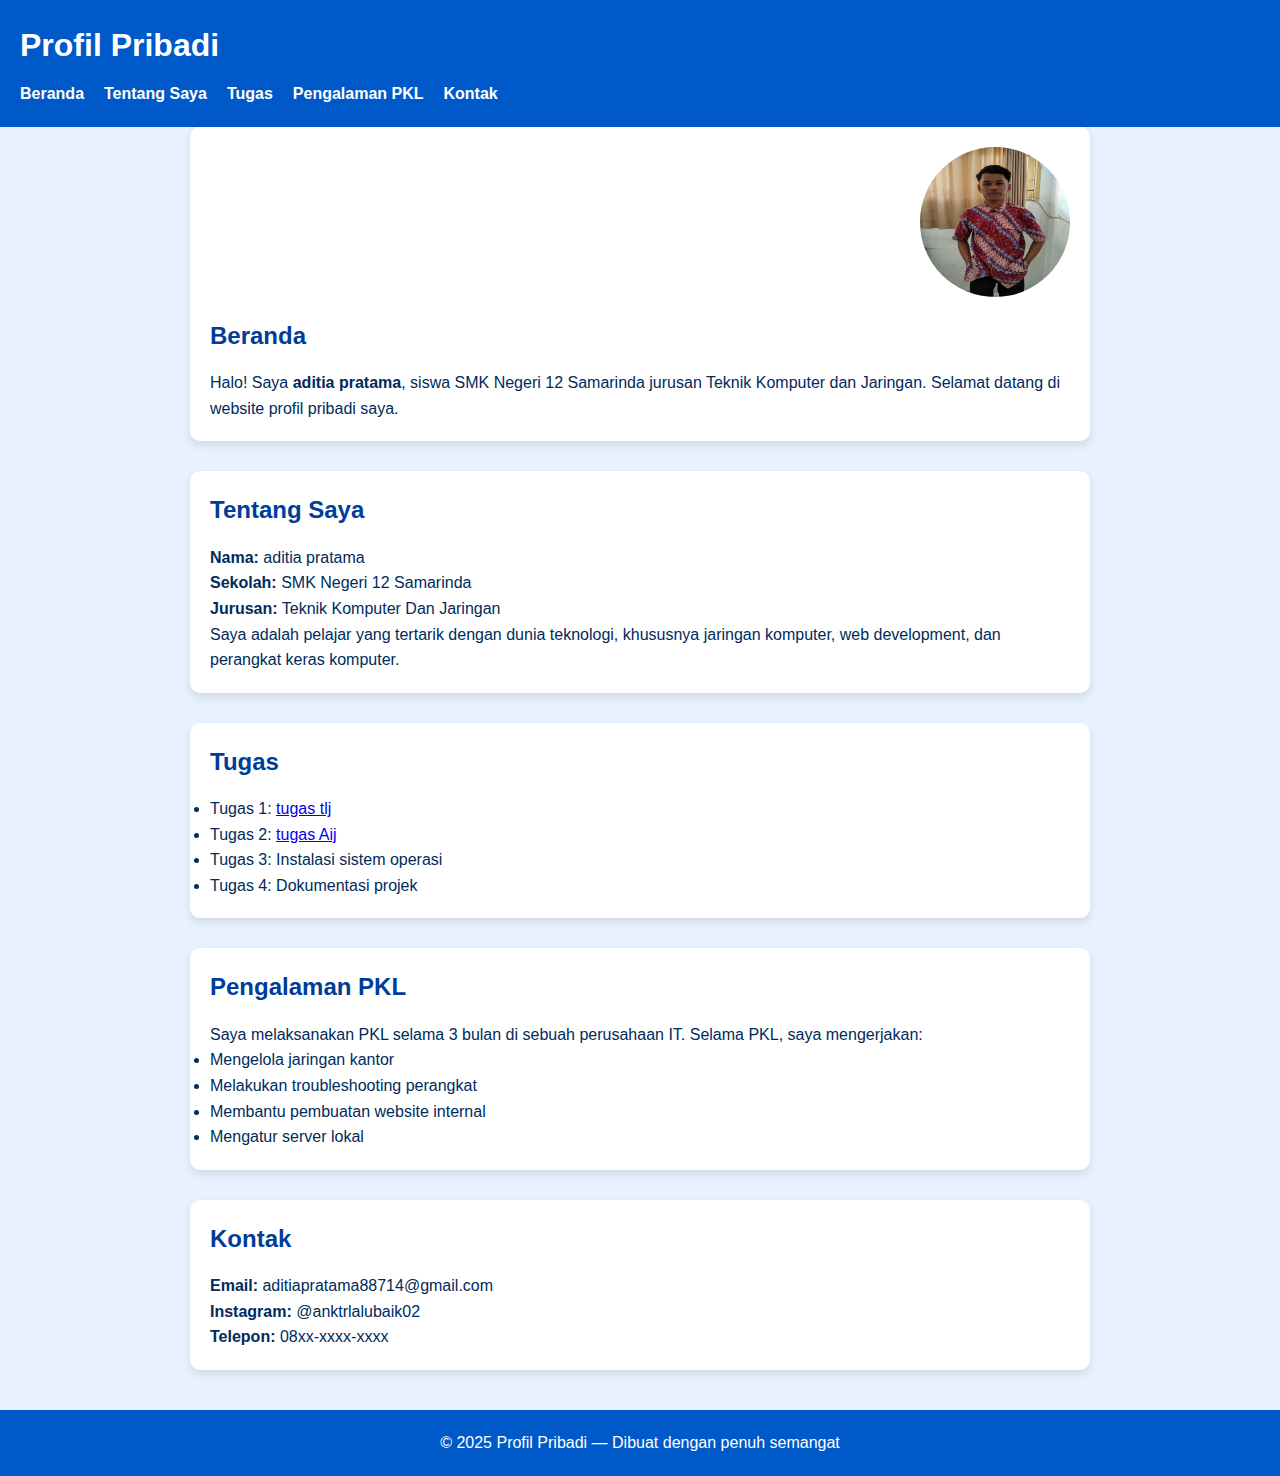
<file: index.html>
<!doctype html>
<html lang="id">
<head>
  <meta charset="utf-8" />
  <meta name="viewport" content="width=device-width, initial-scale=1" />
  <title>Profil Pribadi</title>
  <style>
    * {
      margin: 0;
      padding: 0;
      box-sizing: border-box;
      font-family: Arial, sans-serif;
    }

    body {
      background: #e7f1ff;
      color: #002b5c;
      line-height: 1.6;
    }

    header {
      background: #0059c9;
      padding: 20px;
      color: white;
    }

    nav {
      display: flex;
      gap: 20px;
      margin-top: 10px;
    }

    nav a {
      color: white;
      text-decoration: none;
      font-weight: bold;
      transition: 0.3s;
    }

    nav a:hover {
      text-decoration: underline;
    }

    section {
      padding: 40px 20px;
      max-width: 900px;
      margin: auto;
    }

    h2 {
      color: #003d99;
      margin-bottom: 15px;
    }

    .box {
      background: white;
      padding: 20px;
      border-radius: 10px;
      box-shadow: 0 4px 10px rgba(0,0,0,0.1);
      margin-bottom: 30px;
    }

    footer {
      text-align: center;
      padding: 20px;
      background: #0059c9;
      color: white;
      margin-top: 40px;
    }
  </style>
</head>
<body>
  <header>
    <h1>Profil Pribadi</h1>
    <nav>
      <a href="#beranda">Beranda</a>
      <a href="#tentang">Tentang Saya</a>
      <a href="#tugas">Tugas</a>
      <a href="#pkl">Pengalaman PKL</a>
      
      
      <a href="#kontak">Kontak</a>
    </nav>
  </header>

  <section id="beranda" class="box">
    <img src="WhatsApp Image 2025-11-19 at 08.14.39.jpg" alt="Foto Profil" style="width:150px;height:150px;border-radius:50%;display:block;margin:auto 0 20px auto;"/>
    <h2>Beranda</h2>
    <p>Halo! Saya <strong>aditia pratama</strong>, siswa SMK Negeri 12 Samarinda jurusan Teknik Komputer dan Jaringan. Selamat datang di website profil pribadi saya.</p>
  </section>

  <section id="tentang" class="box">
    <h2>Tentang Saya</h2>
    <p><strong>Nama:</strong> aditia pratama</p>
    <p><strong>Sekolah:</strong> SMK Negeri 12 Samarinda</p>
    <p><strong>Jurusan:</strong> Teknik Komputer Dan Jaringan</p>
    <p>Saya adalah pelajar yang tertarik dengan dunia teknologi, khususnya jaringan komputer, web development, dan perangkat keras komputer.</p>
  </section>

  

  

  <section id="tugas" class="box">
    <h2>Tugas</h2>
    <ul>
      <li>Tugas 1: <a href="tugasTLJ.html">tugas tlj</a></li>
      <li>Tugas 2: <a href="tugas Aij.html">tugas Aij</a></li>
      <li>Tugas 3: Instalasi sistem operasi</li>
      <li>Tugas 4: Dokumentasi projek</li>
    </ul>
  </section>

  <section id="pkl" class="box">
    <h2>Pengalaman PKL</h2>
    <p>Saya melaksanakan PKL selama 3 bulan di sebuah perusahaan IT. Selama PKL, saya mengerjakan:</p>
    <ul>
      <li>Mengelola jaringan kantor</li>
      <li>Melakukan troubleshooting perangkat</li>
      <li>Membantu pembuatan website internal</li>
      <li>Mengatur server lokal</li>
    </ul>
  </section>

  <section id="kontak" class="box">
    <h2>Kontak</h2>
    <p><strong>Email:</strong> aditiapratama88714@gmail.com</p>
    <p><strong>Instagram:</strong> @anktrlalubaik02</p>
    <p><strong>Telepon:</strong> 08xx-xxxx-xxxx</p>
  </section>

  <footer>
    <p>© 2025 Profil Pribadi — Dibuat dengan penuh semangat</p>
  </footer>
</body>
</html>
</file>
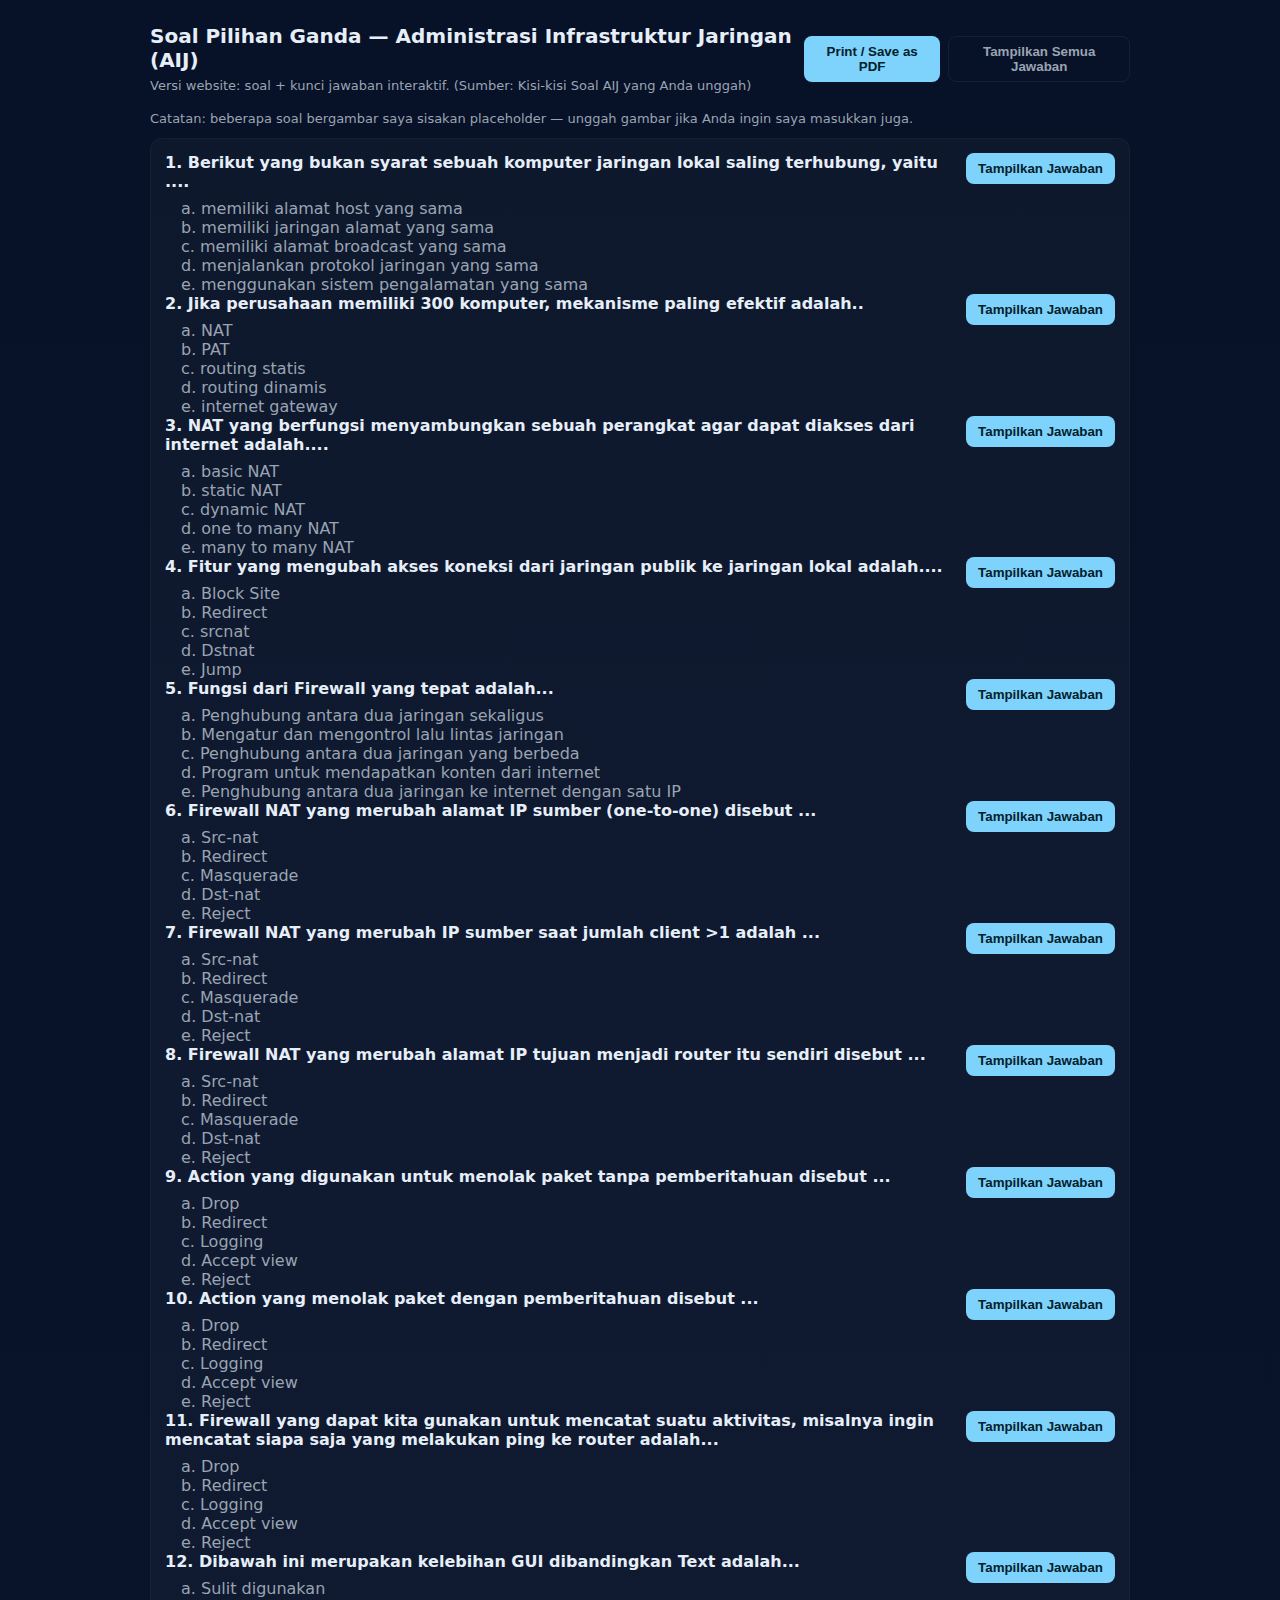
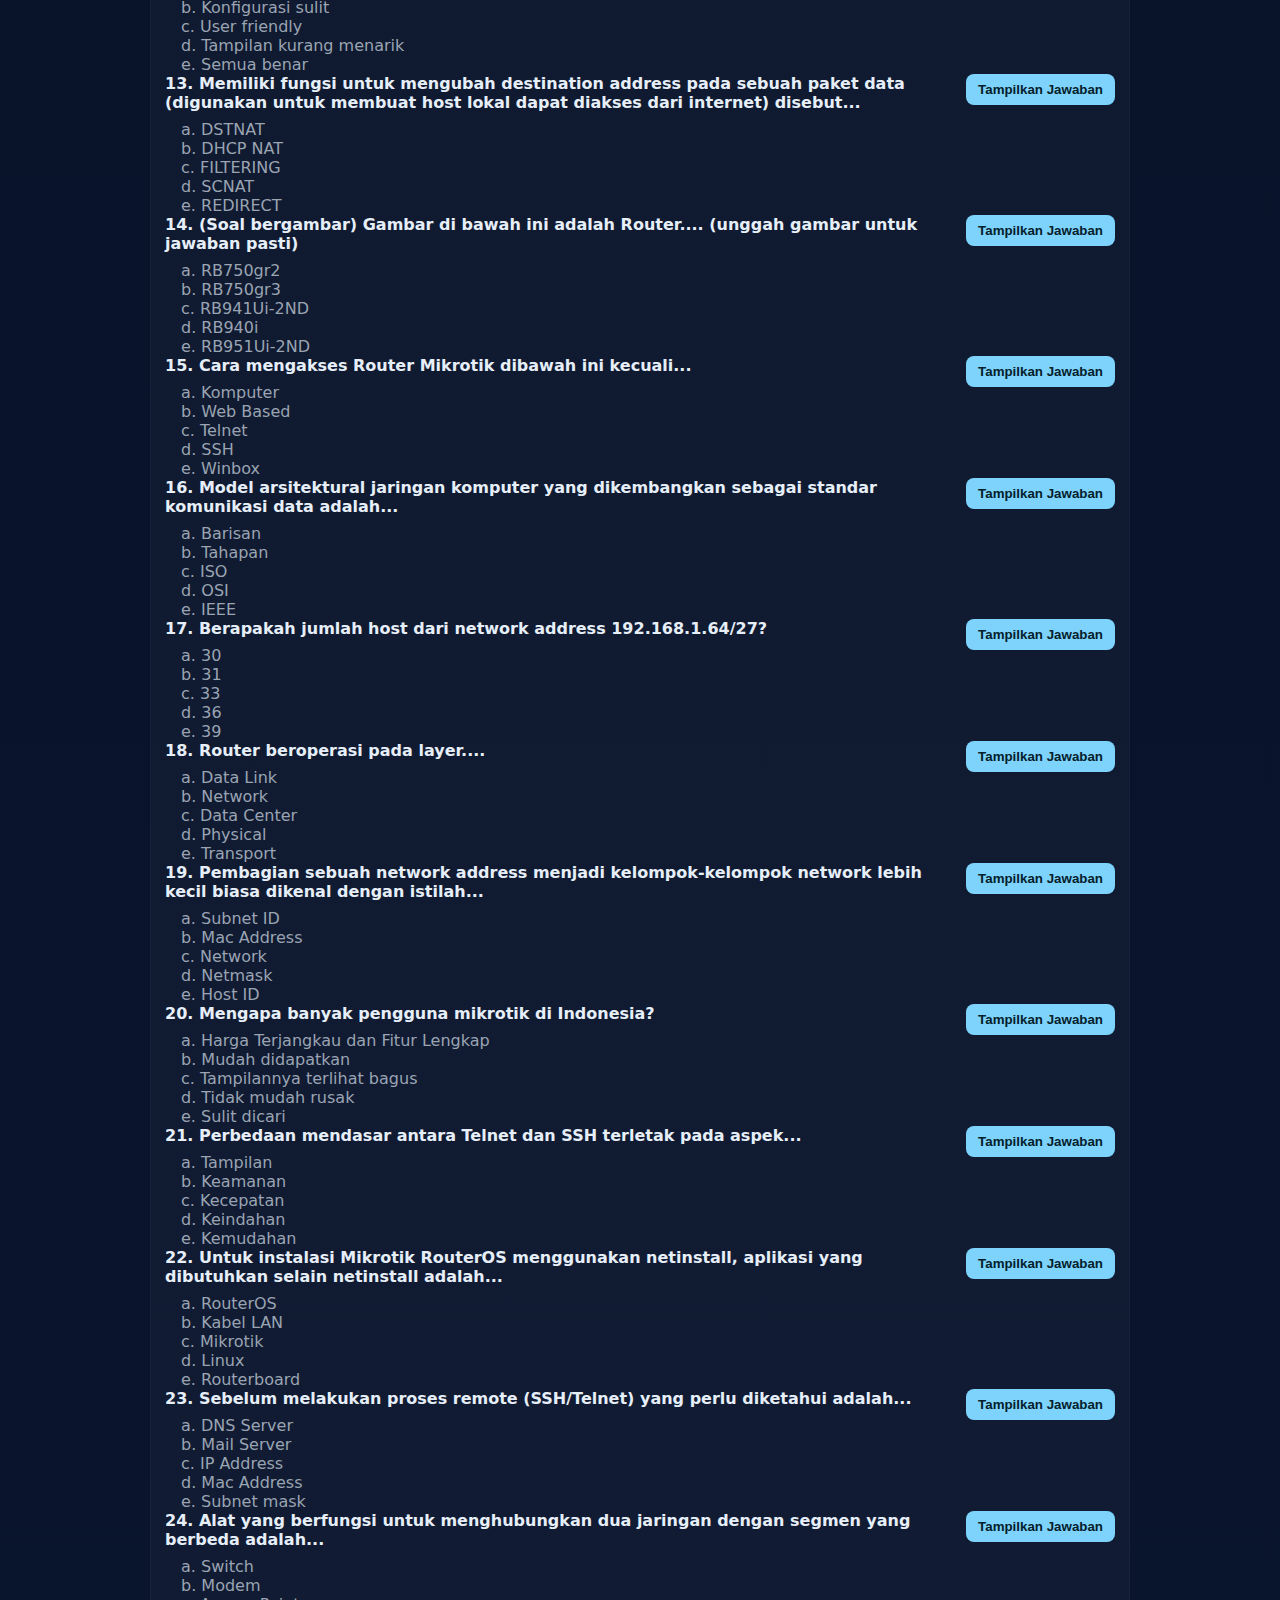
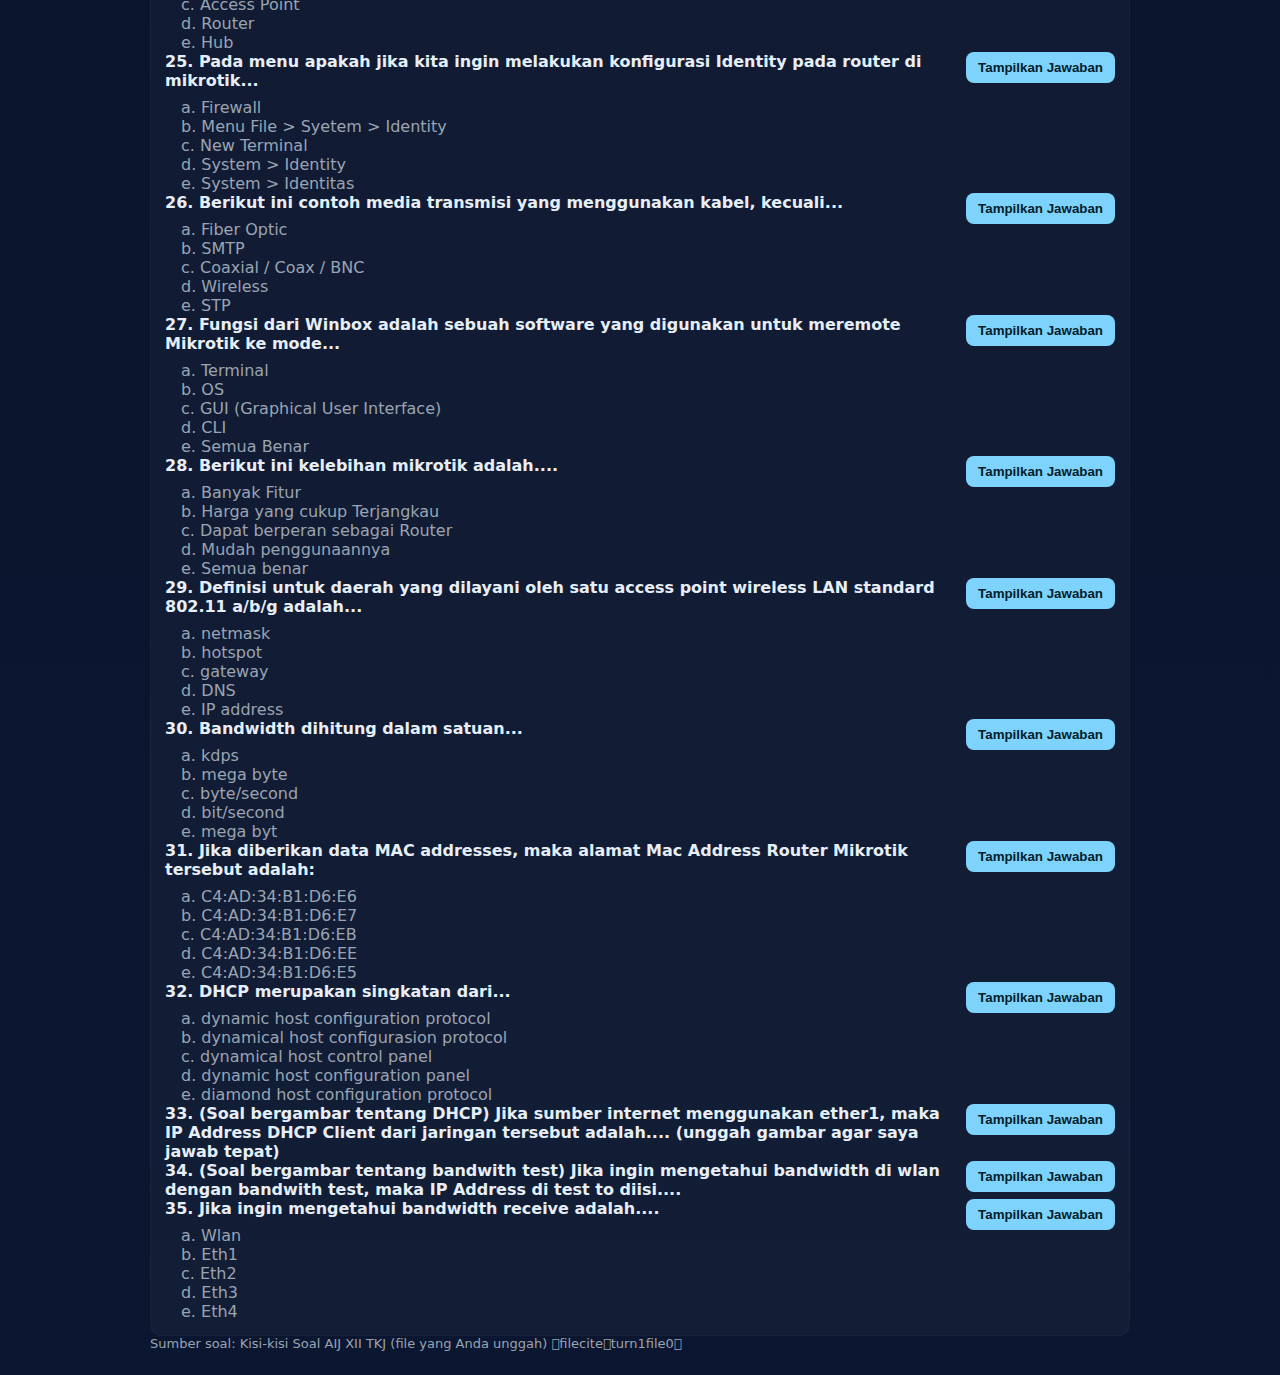
<file: tugas Aij.html>
<!doctype html>
<html lang="id">
<head>
  <meta charset="utf-8" />
  <meta name="viewport" content="width=device-width,initial-scale=1" />
  <title>Soal dan Jawaban AIJ — XII TKJ</title>
  <style>
    :root{--bg:#0f1724;--card:#0b1220;--muted:#9aa4b2;--accent:#7dd3fc}
    body{font-family:Inter, system-ui, -apple-system, 'Segoe UI', Roboto, 'Helvetica Neue', Arial; background:linear-gradient(180deg,#071127 0%, #0b1630 100%); color:#e6eef8; margin:0; padding:24px}
    .wrap{max-width:980px;margin:0 auto}
    header{display:flex;align-items:center;justify-content:space-between;margin-bottom:18px}
    h1{font-size:20px;margin:0}
    p.lead{color:var(--muted);margin:6px 0 0;font-size:13px}
    .controls{display:flex;gap:8px}
    button{background:var(--accent);border:0;padding:8px 12px;border-radius:8px;color:#04202a;font-weight:600;cursor:pointer}
    .card{background:rgba(255,255,255,0.03);padding:14px;border-radius:12px;margin-top:12px;border:1px solid rgba(255,255,255,0.03)}
    .q{display:grid;grid-template-columns:1fr auto;gap:8px;align-items:start}
    .question{font-weight:700}
    .options{margin:8px 0 0;padding-left:16px;color:var(--muted)}
    .answer{margin-top:10px;padding:10px;border-radius:8px;background:rgba(125,211,252,0.06);color:var(--accent);display:none}
    .show .answer{display:block}
    .small{font-size:13px;color:var(--muted)}
    .toggle-all{background:transparent;border:1px solid rgba(255,255,255,0.06);padding:6px 10px;color:var(--muted);border-radius:8px}
    .meta{font-size:13px;color:var(--muted);margin-bottom:10px}
    @media (max-width:600px){body{padding:12px}}
  </style>
</head>
<body>
  <div class="wrap">
    <header>
      <div>
        <h1>Soal Pilihan Ganda — Administrasi Infrastruktur Jaringan (AIJ)</h1>
        <p class="lead">Versi website: soal + kunci jawaban interaktif. (Sumber: Kisi-kisi Soal AIJ yang Anda unggah)</p>
      </div>
      <div class="controls">
        <button id="printBtn">Print / Save as PDF</button>
        <button id="toggleAll" class="toggle-all">Tampilkan Semua Jawaban</button>
      </div>
    </header>

    <div class="meta">Catatan: beberapa soal bergambar saya sisakan placeholder — unggah gambar jika Anda ingin saya masukkan juga.</div>

    <section class="card" id="questions">
      <!-- Questions generated from uploaded kisi-kisi -->

      <!-- 1-10 (jawaban sesuai kisi-kisi) -->
      <div class="item" data-answer="a">
        <div class="q">
          <div>
            <div class="question">1. Berikut yang bukan syarat sebuah komputer jaringan lokal saling terhubung, yaitu ....</div>
            <div class="options">
              a. memiliki alamat host yang sama<br>
              b. memiliki jaringan alamat yang sama<br>
              c. memiliki alamat broadcast yang sama<br>
              d. menjalankan protokol jaringan yang sama<br>
              e. menggunakan sistem pengalamatan yang sama
            </div>
          </div>
          <div><button class="showBtn">Tampilkan Jawaban</button></div>
        </div>
        <div class="answer">Jawaban: a. memiliki alamat host yang sama</div>
      </div>

      <div class="item" data-answer="b">
        <div class="q">
          <div>
            <div class="question">2. Jika perusahaan memiliki 300 komputer, mekanisme paling efektif adalah..</div>
            <div class="options">
              a. NAT<br>
              b. PAT<br>
              c. routing statis<br>
              d. routing dinamis<br>
              e. internet gateway
            </div>
          </div>
          <div><button class="showBtn">Tampilkan Jawaban</button></div>
        </div>
        <div class="answer">Jawaban: b. PAT</div>
      </div>

      <div class="item" data-answer="b">
        <div class="q">
          <div>
            <div class="question">3. NAT yang berfungsi menyambungkan sebuah perangkat agar dapat diakses dari internet adalah....</div>
            <div class="options">a. basic NAT<br>b. static NAT<br>c. dynamic NAT<br>d. one to many NAT<br>e. many to many NAT</div>
          </div>
          <div><button class="showBtn">Tampilkan Jawaban</button></div>
        </div>
        <div class="answer">Jawaban: b. static NAT</div>
      </div>

      <div class="item" data-answer="d">
        <div class="q">
          <div>
            <div class="question">4. Fitur yang mengubah akses koneksi dari jaringan publik ke jaringan lokal adalah....</div>
            <div class="options">a. Block Site<br>b. Redirect<br>c. srcnat<br>d. Dstnat<br>e. Jump</div>
          </div>
          <div><button class="showBtn">Tampilkan Jawaban</button></div>
        </div>
        <div class="answer">Jawaban: d. Dstnat</div>
      </div>

      <div class="item" data-answer="b">
        <div class="q">
          <div>
            <div class="question">5. Fungsi dari Firewall yang tepat adalah...</div>
            <div class="options">a. Penghubung antara dua jaringan sekaligus<br>b. Mengatur dan mengontrol lalu lintas jaringan<br>c. Penghubung antara dua jaringan yang berbeda<br>d. Program untuk mendapatkan konten dari internet<br>e. Penghubung antara dua jaringan ke internet dengan satu IP</div>
          </div>
          <div><button class="showBtn">Tampilkan Jawaban</button></div>
        </div>
        <div class="answer">Jawaban: b. Mengatur dan mengontrol lalu lintas jaringan</div>
      </div>

      <div class="item" data-answer="a">
        <div class="q">
          <div>
            <div class="question">6. Firewall NAT yang merubah alamat IP sumber (one-to-one) disebut ...</div>
            <div class="options">a. Src-nat<br>b. Redirect<br>c. Masquerade<br>d. Dst-nat<br>e. Reject</div>
          </div>
          <div><button class="showBtn">Tampilkan Jawaban</button></div>
        </div>
        <div class="answer">Jawaban: a. Src-nat</div>
      </div>

      <div class="item" data-answer="c">
        <div class="q">
          <div>
            <div class="question">7. Firewall NAT yang merubah IP sumber saat jumlah client &gt;1 adalah ...</div>
            <div class="options">a. Src-nat<br>b. Redirect<br>c. Masquerade<br>d. Dst-nat<br>e. Reject</div>
          </div>
          <div><button class="showBtn">Tampilkan Jawaban</button></div>
        </div>
        <div class="answer">Jawaban: c. Masquerade</div>
      </div>

      <div class="item" data-answer="d">
        <div class="q">
          <div>
            <div class="question">8. Firewall NAT yang merubah alamat IP tujuan menjadi router itu sendiri disebut ...</div>
            <div class="options">a. Src-nat<br>b. Redirect<br>c. Masquerade<br>d. Dst-nat<br>e. Reject</div>
          </div>
          <div><button class="showBtn">Tampilkan Jawaban</button></div>
        </div>
        <div class="answer">Jawaban: d. Dst-nat</div>
      </div>

      <div class="item" data-answer="a">
        <div class="q">
          <div>
            <div class="question">9. Action yang digunakan untuk menolak paket tanpa pemberitahuan disebut ...</div>
            <div class="options">a. Drop<br>b. Redirect<br>c. Logging<br>d. Accept view<br>e. Reject</div>
          </div>
          <div><button class="showBtn">Tampilkan Jawaban</button></div>
        </div>
        <div class="answer">Jawaban: a. Drop</div>
      </div>

      <div class="item" data-answer="e">
        <div class="q">
          <div>
            <div class="question">10. Action yang menolak paket dengan pemberitahuan disebut ...</div>
            <div class="options">a. Drop<br>b. Redirect<br>c. Logging<br>d. Accept view<br>e. Reject</div>
          </div>
          <div><button class="showBtn">Tampilkan Jawaban</button></div>
        </div>
        <div class="answer">Jawaban: e. Reject</div>
      </div>

      <!-- 11-20 -->
      <div class="item" data-answer="c">
        <div class="q"><div><div class="question">11. Firewall yang dapat kita gunakan untuk mencatat suatu aktivitas, misalnya ingin mencatat siapa saja yang melakukan ping ke router adalah...</div><div class="options">a. Drop<br>b. Redirect<br>c. Logging<br>d. Accept view<br>e. Reject</div></div><div><button class="showBtn">Tampilkan Jawaban</button></div></div><div class="answer">Jawaban: c. Logging</div></div>

      <div class="item" data-answer="c">
        <div class="q"><div><div class="question">12. Dibawah ini merupakan kelebihan GUI dibandingkan Text adalah...</div><div class="options">a. Sulit digunakan<br>b. Konfigurasi sulit<br>c. User friendly<br>d. Tampilan kurang menarik<br>e. Semua benar</div></div><div><button class="showBtn">Tampilkan Jawaban</button></div></div><div class="answer">Jawaban: c. User friendly</div></div>

      <div class="item" data-answer="a">
        <div class="q"><div><div class="question">13. Memiliki fungsi untuk mengubah destination address pada sebuah paket data (digunakan untuk membuat host lokal dapat diakses dari internet) disebut...</div><div class="options">a. DSTNAT<br>b. DHCP NAT<br>c. FILTERING<br>d. SCNAT<br>e. REDIRECT</div></div><div><button class="showBtn">Tampilkan Jawaban</button></div></div><div class="answer">Jawaban: a. DSTNAT</div></div>

      <div class="item" data-answer="tbd">
        <div class="q"><div><div class="question">14. (Soal bergambar) Gambar di bawah ini adalah Router.... (unggah gambar untuk jawaban pasti)</div><div class="options">a. RB750gr2<br>b. RB750gr3<br>c. RB941Ui-2ND<br>d. RB940i<br>e. RB951Ui-2ND</div></div><div><button class="showBtn">Tampilkan Jawaban</button></div></div><div class="answer">Jawaban: (gambar tidak tersedia — tambahkan foto router untuk jawaban akurat)</div></div>

      <div class="item" data-answer="a">
        <div class="q"><div><div class="question">15. Cara mengakses Router Mikrotik dibawah ini kecuali...</div><div class="options">a. Komputer<br>b. Web Based<br>c. Telnet<br>d. SSH<br>e. Winbox</div></div><div><button class="showBtn">Tampilkan Jawaban</button></div></div><div class="answer">Jawaban (perkiraan): a. Komputer — opsi ini tampak tidak sesuai metode akses; jika maksud soal berbeda, unggah konteks/gambar.</div></div>

      <div class="item" data-answer="d">
        <div class="q"><div><div class="question">16. Model arsitektural jaringan komputer yang dikembangkan sebagai standar komunikasi data adalah...</div><div class="options">a. Barisan<br>b. Tahapan<br>c. ISO<br>d. OSI<br>e. IEEE</div></div><div><button class="showBtn">Tampilkan Jawaban</button></div></div><div class="answer">Jawaban: d. OSI</div></div>

      <div class="item" data-answer="a">
        <div class="q"><div><div class="question">17. Berapakah jumlah host dari network address 192.168.1.64/27?</div><div class="options">a. 30<br>b. 31<br>c. 33<br>d. 36<br>e. 39</div></div><div><button class="showBtn">Tampilkan Jawaban</button></div></div><div class="answer">Jawaban: a. 30 (prefix /27 → 32 alamat, 30 host usable)</div></div>

      <div class="item" data-answer="b">
        <div class="q"><div><div class="question">18. Router beroperasi pada layer....</div><div class="options">a. Data Link<br>b. Network<br>c. Data Center<br>d. Physical<br>e. Transport</div></div><div><button class="showBtn">Tampilkan Jawaban</button></div></div><div class="answer">Jawaban: b. Network</div></div>

      <div class="item" data-answer="a">
        <div class="q"><div><div class="question">19. Pembagian sebuah network address menjadi kelompok-kelompok network lebih kecil biasa dikenal dengan istilah...</div><div class="options">a. Subnet ID<br>b. Mac Address<br>c. Network<br>d. Netmask<br>e. Host ID</div></div><div><button class="showBtn">Tampilkan Jawaban</button></div></div><div class="answer">Jawaban: a. Subnet ID (istilah terkait subnetting)</div></div>

      <div class="item" data-answer="a">
        <div class="q"><div><div class="question">20. Mengapa banyak pengguna mikrotik di Indonesia?</div><div class="options">a. Harga Terjangkau dan Fitur Lengkap<br>b. Mudah didapatkan<br>c. Tampilannya terlihat bagus<br>d. Tidak mudah rusak<br>e. Sulit dicari</div></div><div><button class="showBtn">Tampilkan Jawaban</button></div></div><div class="answer">Jawaban: a. Harga Terjangkau dan Fitur Lengkap</div></div>

      <!-- 21-30 -->
      <div class="item" data-answer="b">
        <div class="q"><div><div class="question">21. Perbedaan mendasar antara Telnet dan SSH terletak pada aspek...</div><div class="options">a. Tampilan<br>b. Keamanan<br>c. Kecepatan<br>d. Keindahan<br>e. Kemudahan</div></div><div><button class="showBtn">Tampilkan Jawaban</button></div></div><div class="answer">Jawaban: b. Keamanan (SSH terenkripsi; Telnet tidak)</div></div>

      <div class="item" data-answer="a">
        <div class="q"><div><div class="question">22. Untuk instalasi Mikrotik RouterOS menggunakan netinstall, aplikasi yang dibutuhkan selain netinstall adalah...</div><div class="options">a. RouterOS<br>b. Kabel LAN<br>c. Mikrotik<br>d. Linux<br>e. Routerboard</div></div><div><button class="showBtn">Tampilkan Jawaban</button></div></div><div class="answer">Jawaban: a. RouterOS</div></div>

      <div class="item" data-answer="c">
        <div class="q"><div><div class="question">23. Sebelum melakukan proses remote (SSH/Telnet) yang perlu diketahui adalah...</div><div class="options">a. DNS Server<br>b. Mail Server<br>c. IP Address<br>d. Mac Address<br>e. Subnet mask</div></div><div><button class="showBtn">Tampilkan Jawaban</button></div></div><div class="answer">Jawaban: c. IP Address</div></div>

      <div class="item" data-answer="d">
        <div class="q"><div><div class="question">24. Alat yang berfungsi untuk menghubungkan dua jaringan dengan segmen yang berbeda adalah...</div><div class="options">a. Switch<br>b. Modem<br>c. Access Point<br>d. Router<br>e. Hub</div></div><div><button class="showBtn">Tampilkan Jawaban</button></div></div><div class="answer">Jawaban: d. Router</div></div>

      <div class="item" data-answer="d">
        <div class="q"><div><div class="question">25. Pada menu apakah jika kita ingin melakukan konfigurasi Identity pada router di mikrotik...</div><div class="options">a. Firewall<br>b. Menu File &gt; Syetem &gt; Identity<br>c. New Terminal<br>d. System &gt; Identity<br>e. System &gt; Identitas</div></div><div><button class="showBtn">Tampilkan Jawaban</button></div></div><div class="answer">Jawaban: d. System &gt; Identity</div></div>

      <div class="item" data-answer="b">
        <div class="q"><div><div class="question">26. Berikut ini contoh media transmisi yang menggunakan kabel, kecuali...</div><div class="options">a. Fiber Optic<br>b. SMTP<br>c. Coaxial / Coax / BNC<br>d. Wireless<br>e. STP</div></div><div><button class="showBtn">Tampilkan Jawaban</button></div></div><div class="answer">Jawaban: b. SMTP (bukan media, melainkan protokol)</div></div>

      <div class="item" data-answer="c">
        <div class="q"><div><div class="question">27. Fungsi dari Winbox adalah sebuah software yang digunakan untuk meremote Mikrotik ke mode...</div><div class="options">a. Terminal<br>b. OS<br>c. GUI (Graphical User Interface)<br>d. CLI<br>e. Semua Benar</div></div><div><button class="showBtn">Tampilkan Jawaban</button></div></div><div class="answer">Jawaban: c. GUI</div></div>

      <div class="item" data-answer="e">
        <div class="q"><div><div class="question">28. Berikut ini kelebihan mikrotik adalah....</div><div class="options">a. Banyak Fitur<br>b. Harga yang cukup Terjangkau<br>c. Dapat berperan sebagai Router<br>d. Mudah penggunaannya<br>e. Semua benar</div></div><div><button class="showBtn">Tampilkan Jawaban</button></div></div><div class="answer">Jawaban: e. Semua benar</div></div>

      <div class="item" data-answer="b">
        <div class="q"><div><div class="question">29. Definisi untuk daerah yang dilayani oleh satu access point wireless LAN standard 802.11 a/b/g adalah...</div><div class="options">a. netmask<br>b. hotspot<br>c. gateway<br>d. DNS<br>e. IP address</div></div><div><button class="showBtn">Tampilkan Jawaban</button></div></div><div class="answer">Jawaban (umum): b. hotspot (area layanan nirkabel)</div></div>

      <div class="item" data-answer="d">
        <div class="q"><div><div class="question">30. Bandwidth dihitung dalam satuan...</div><div class="options">a. kdps<br>b. mega byte<br>c. byte/second<br>d. bit/second<br>e. mega byt</div></div><div><button class="showBtn">Tampilkan Jawaban</button></div></div><div class="answer">Jawaban: d. bit/second</div></div>

      <!-- 31-35 -->
      <div class="item" data-answer="c">
        <div class="q"><div><div class="question">31. Jika diberikan data MAC addresses, maka alamat Mac Address Router Mikrotik tersebut adalah:</div><div class="options">a. C4:AD:34:B1:D6:E6<br>b. C4:AD:34:B1:D6:E7<br>c. C4:AD:34:B1:D6:EB<br>d. C4:AD:34:B1:D6:EE<br>e. C4:AD:34:B1:D6:E5</div></div><div><button class="showBtn">Tampilkan Jawaban</button></div></div><div class="answer">Jawaban (perkiraan): c. C4:AD:34:B1:D6:EB</div></div>

      <div class="item" data-answer="a">
        <div class="q"><div><div class="question">32. DHCP merupakan singkatan dari...</div><div class="options">a. dynamic host configuration protocol<br>b. dynamical host configurasion protocol<br>c. dynamical host control panel<br>d. dynamic host configuration panel<br>e. diamond host configuration protocol</div></div><div><button class="showBtn">Tampilkan Jawaban</button></div></div><div class="answer">Jawaban: a. dynamic host configuration protocol</div></div>

      <div class="item" data-answer="tbd">
        <div class="q"><div><div class="question">33. (Soal bergambar tentang DHCP) Jika sumber internet menggunakan ether1, maka IP Address DHCP Client dari jaringan tersebut adalah.... (unggah gambar agar saya jawab tepat)</div></div><div><button class="showBtn">Tampilkan Jawaban</button></div></div><div class="answer">Jawaban: (perlu gambar/topologi untuk menentukan subnet &amp; DHCP)</div></div>

      <div class="item" data-answer="tbd">
        <div class="q"><div><div class="question">34. (Soal bergambar tentang bandwith test) Jika ingin mengetahui bandwidth di wlan dengan bandwith test, maka IP Address di test to diisi....</div></div><div><button class="showBtn">Tampilkan Jawaban</button></div></div><div class="answer">Jawaban: (perlu gambar/topologi atau data IP untuk jawaban akurat)</div></div>

      <div class="item" data-answer="a">
        <div class="q"><div><div class="question">35. Jika ingin mengetahui bandwidth receive adalah....</div><div class="options">a. Wlan<br>b. Eth1<br>c. Eth2<br>d. Eth3<br>e. Eth4</div></div><div><button class="showBtn">Tampilkan Jawaban</button></div></div><div class="answer">Jawaban: a. Wlan (jika yang dimaksud adalah interface wireless)</div></div>

    </section>

    <footer>
      <div class="small">Sumber soal: Kisi-kisi Soal AIJ XII TKJ (file yang Anda unggah) fileciteturn1file0</div>
    </footer>
  </div>

  <script>
    document.querySelectorAll('.showBtn').forEach(btn=>{
      btn.addEventListener('click', ()=>{
        const item = btn.closest('.item');
        item.classList.toggle('show');
        btn.textContent = item.classList.contains('show') ? 'Sembunyikan Jawaban' : 'Tampilkan Jawaban';
      });
    });

    const toggleAll = document.getElementById('toggleAll');
    let allShown = false;
    toggleAll.addEventListener('click', ()=>{
      allShown = !allShown;
      document.querySelectorAll('.item').forEach(it=>{
        it.classList.toggle('show', allShown);
        const b = it.querySelector('.showBtn');
        b.textContent = allShown ? 'Sembunyikan Jawaban' : 'Tampilkan Jawaban';
      });
      toggleAll.textContent = allShown ? 'Sembunyikan Semua Jawaban' : 'Tampilkan Semua Jawaban';
    });

    document.getElementById('printBtn').addEventListener('click', ()=>window.print());
  </script>
</body>
</html>
</file>
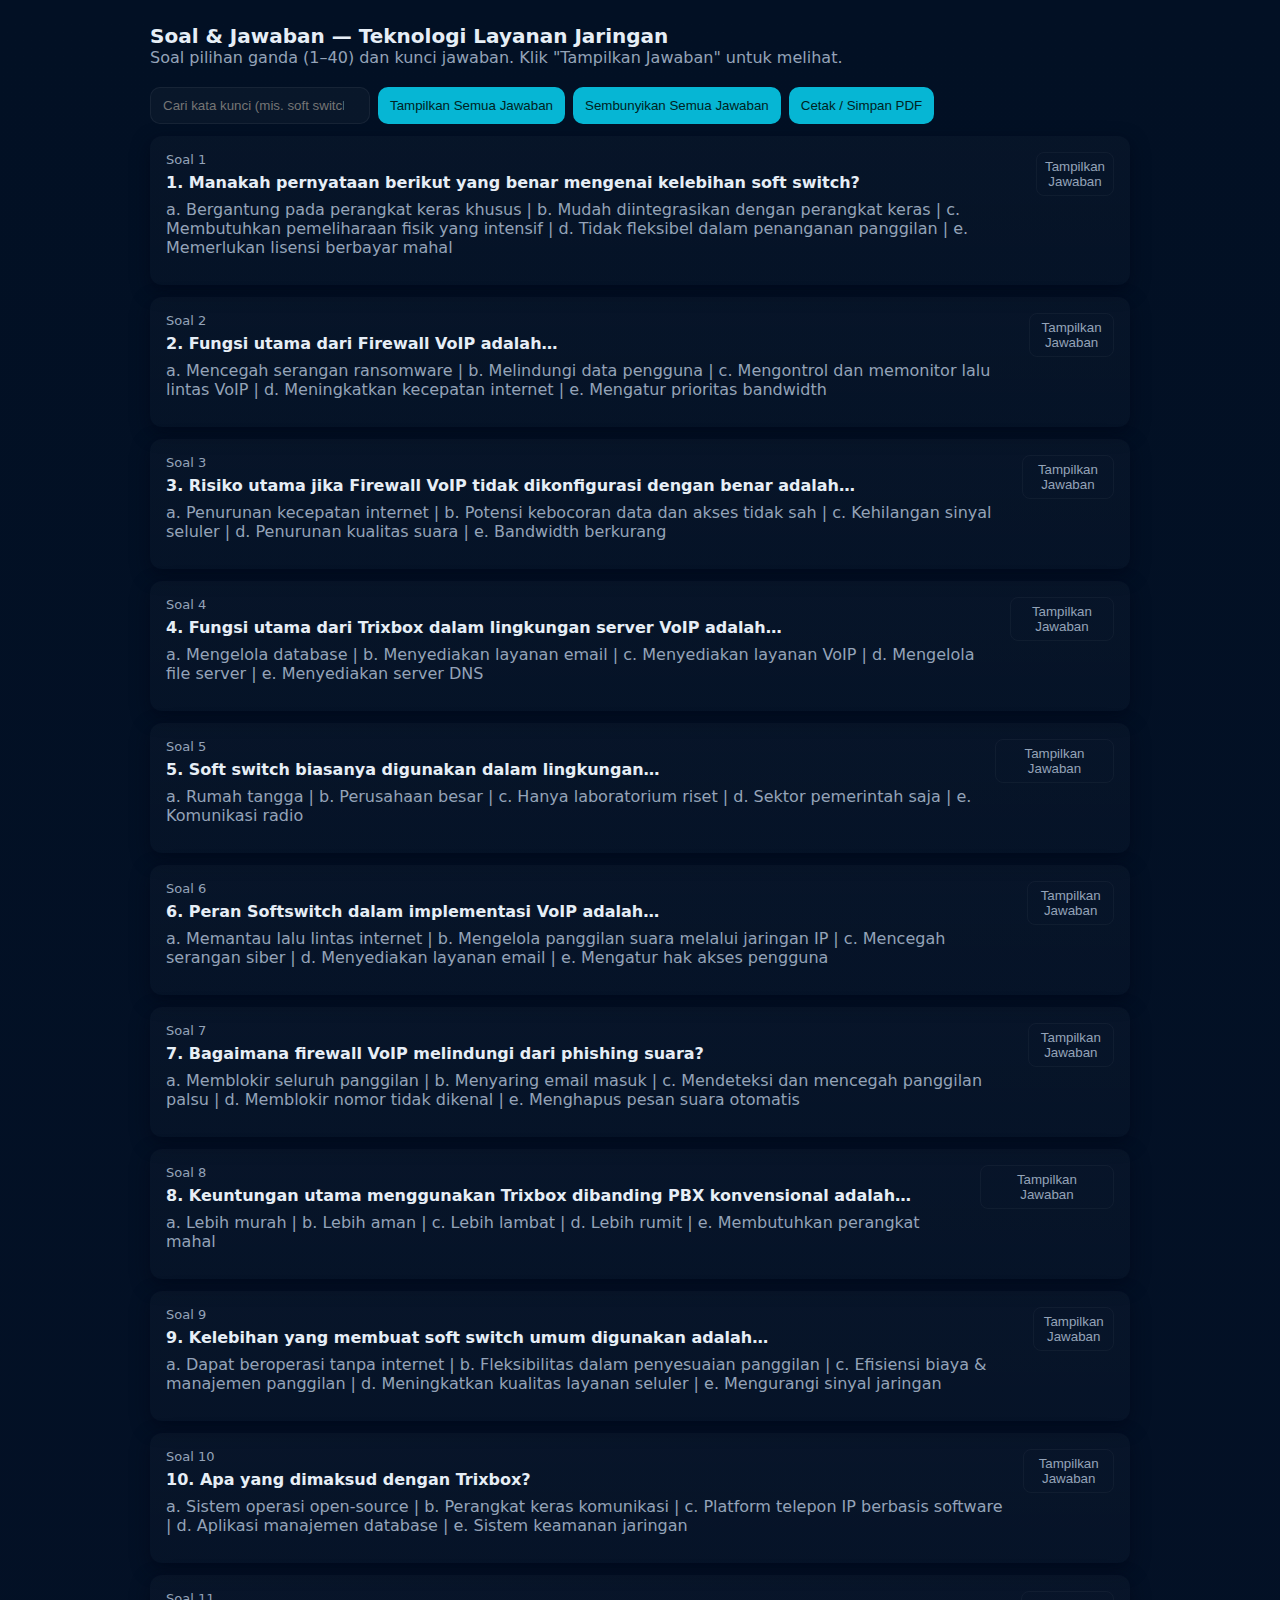
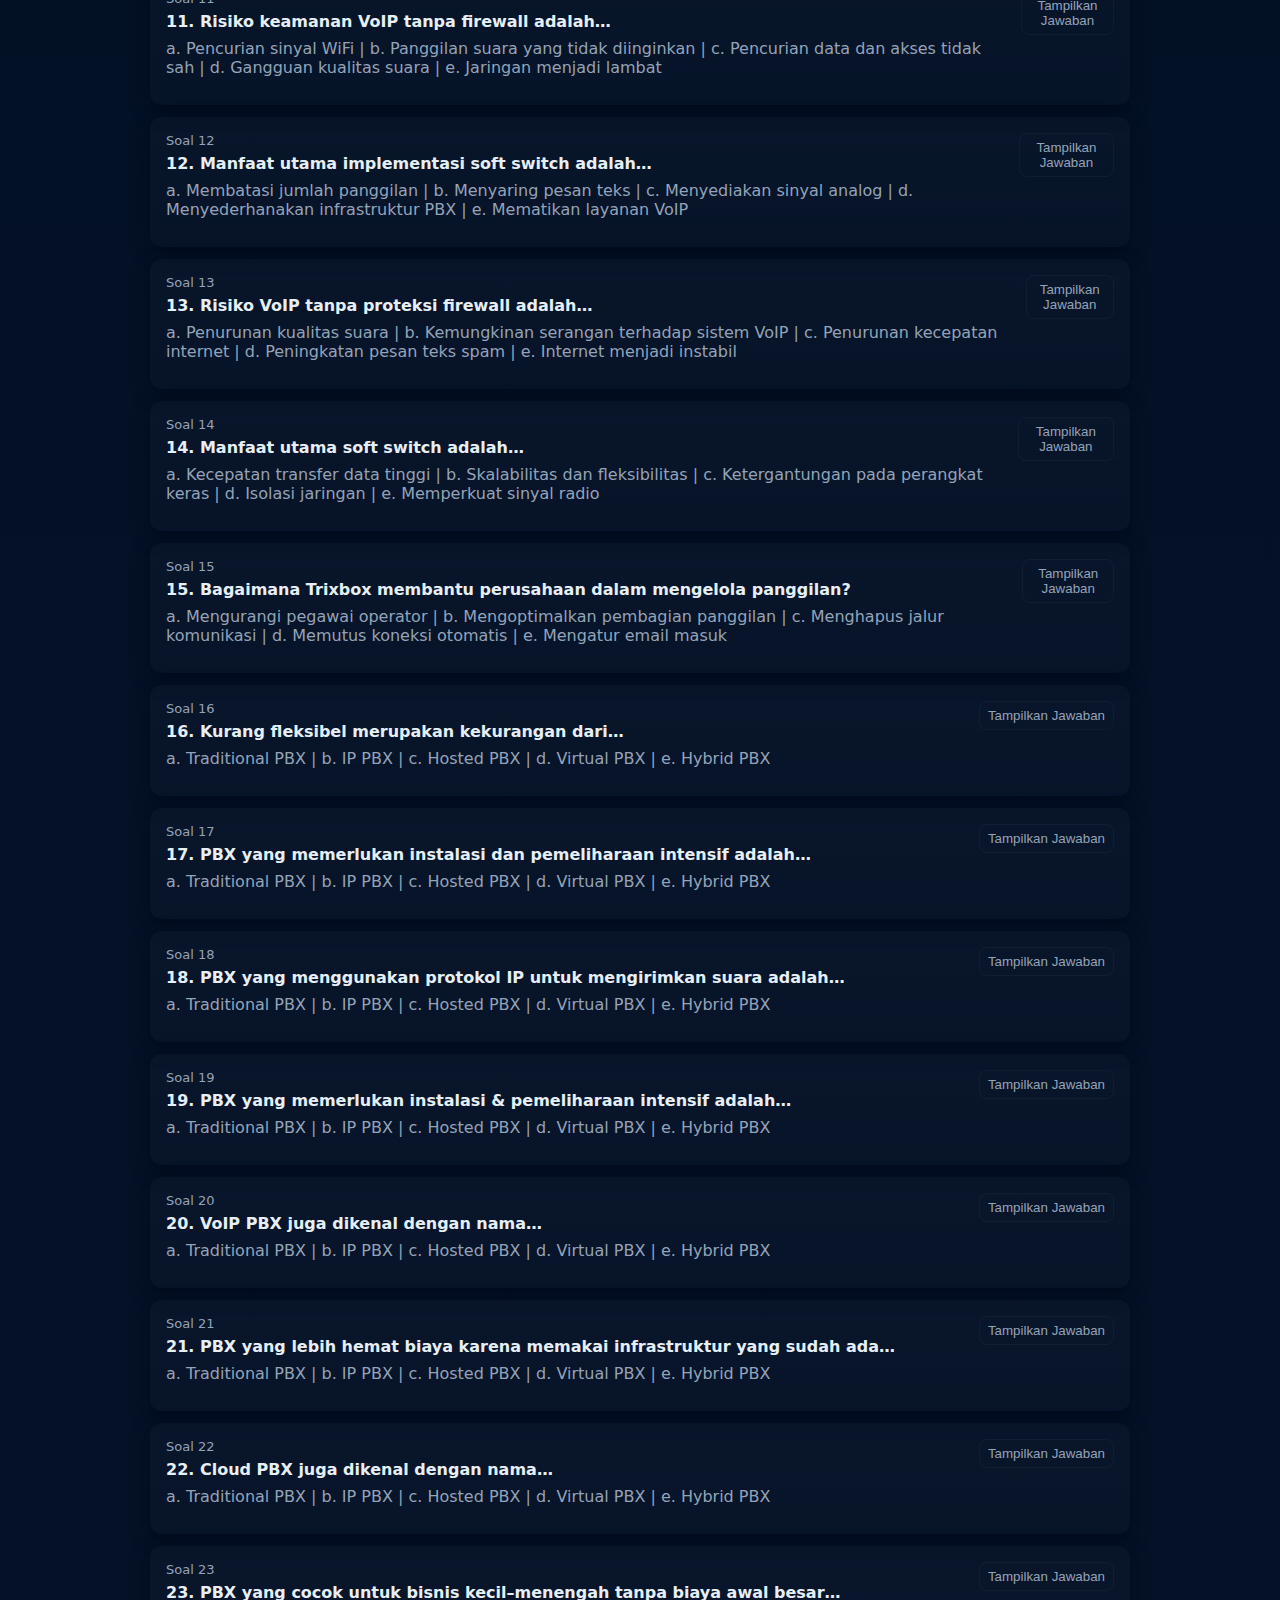
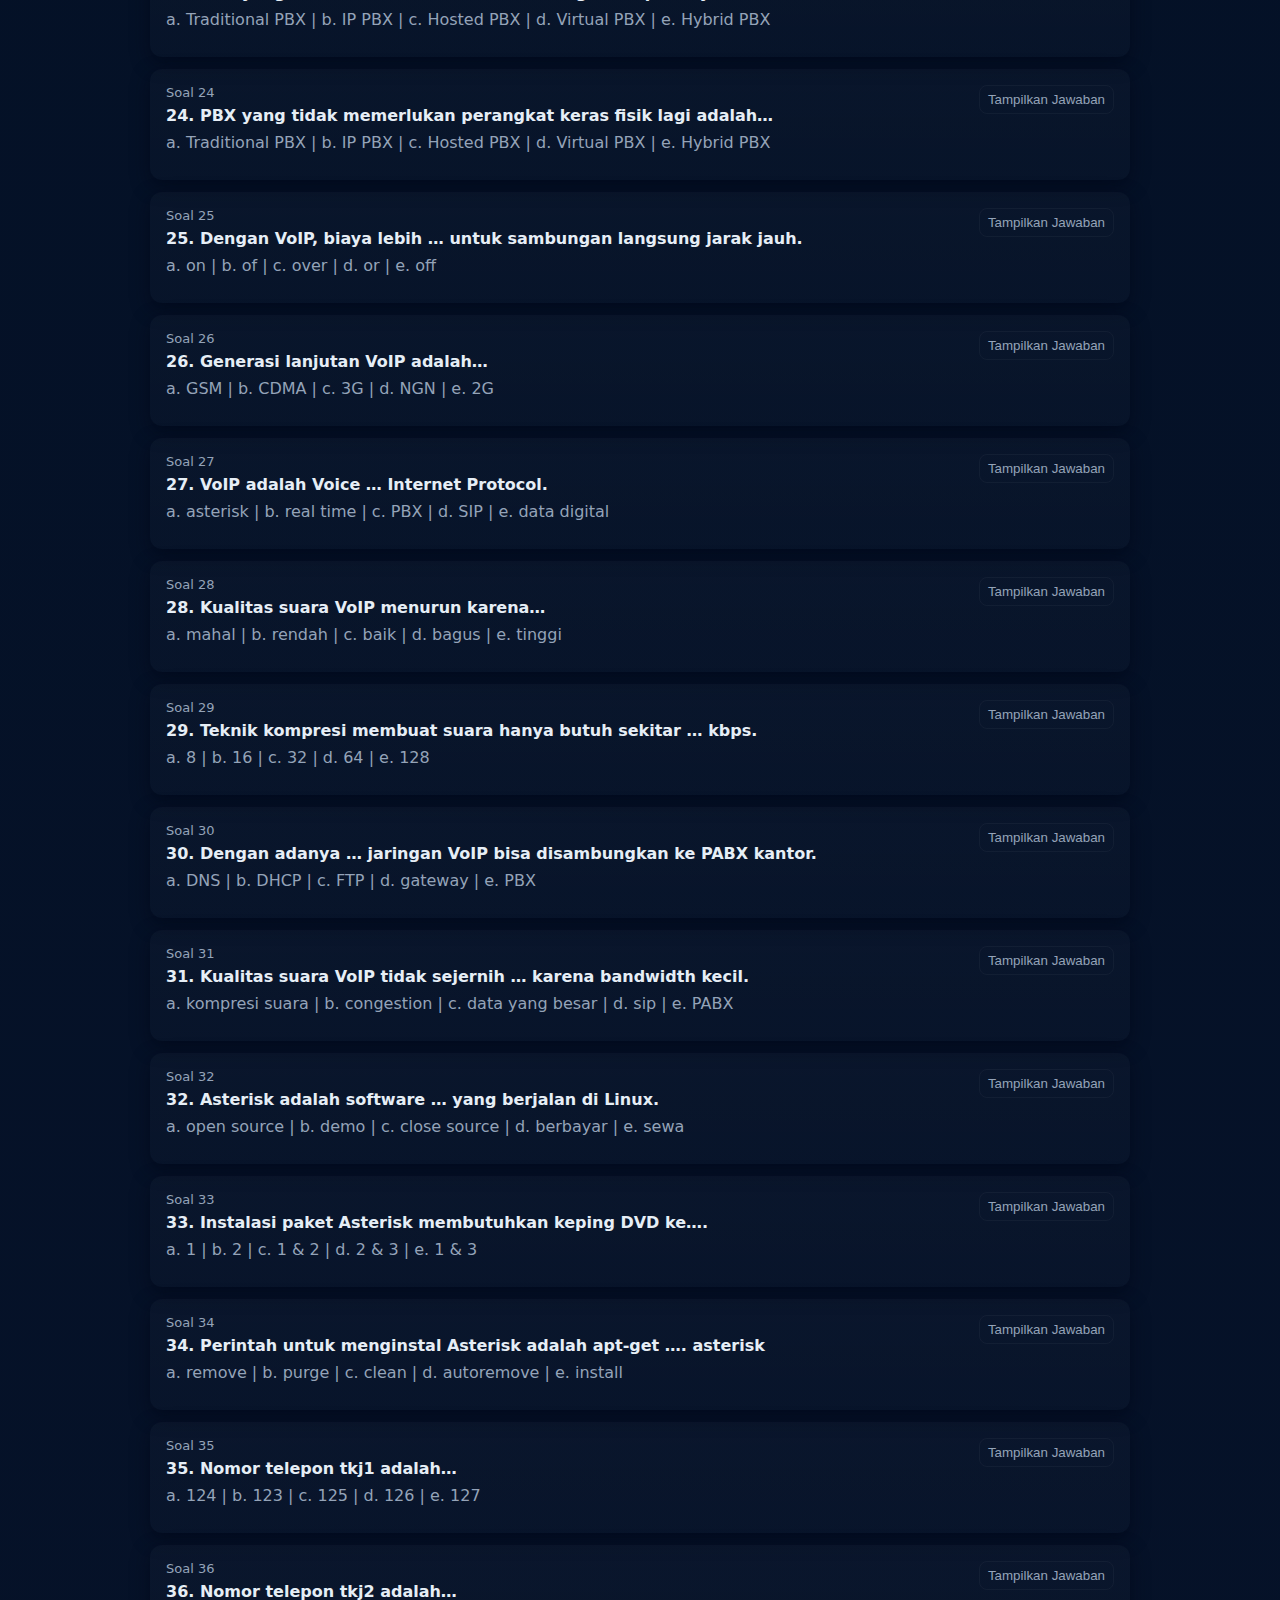
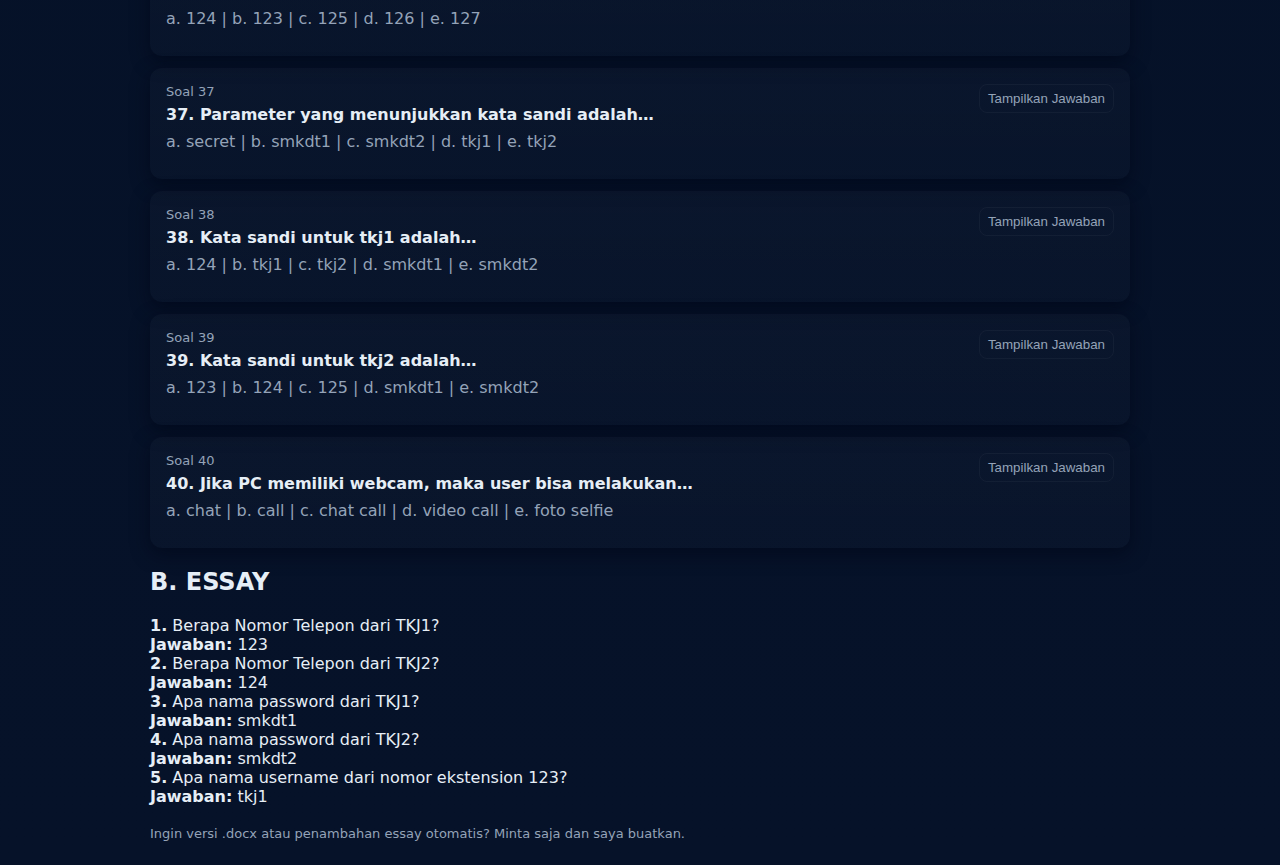
<file: tugasTLJ.html>
<!doctype html>
<html lang="id">
<head>
  <meta charset="utf-8" />
  <meta name="viewport" content="width=device-width,initial-scale=1" />
  <title>Soal & Jawaban — Teknologi Layanan Jaringan</title>
  <style>
    :root{--bg:#0f172a;--card:#0b1220;--accent:#06b6d4;--muted:#94a3b8;--glass:rgba(255,255,255,0.03)}
    body{font-family:Inter, ui-sans-serif, system-ui, -apple-system, "Segoe UI", Roboto, "Helvetica Neue", Arial; background:linear-gradient(180deg,#021024 0%, #061229 100%);color:#e6eef6;margin:0;padding:24px}
    .container{max-width:980px;margin:0 auto}
    header{display:flex;align-items:center;gap:16px;margin-bottom:20px}
    h1{font-size:20px;margin:0}
    p.lead{color:var(--muted);margin:0}
    .controls{display:flex;gap:8px;margin:12px 0;flex-wrap:wrap}
    input[type=search]{padding:10px 12px;border-radius:10px;border:1px solid rgba(255,255,255,0.06);background:var(--glass);color:inherit;min-width:220px}
    button{background:var(--accent);color:#022;border:none;padding:10px 12px;border-radius:10px;cursor:pointer}
    .card{background:linear-gradient(180deg, rgba(255,255,255,0.02), rgba(255,255,255,0.01));border-radius:12px;padding:16px;margin-bottom:12px;box-shadow:0 6px 18px rgba(2,6,23,0.6)}
    .q{display:flex;justify-content:space-between;align-items:flex-start;gap:12px}
    .q .meta{color:var(--muted);font-size:13px}
    .question{font-weight:600;margin:6px 0}
    .options{margin:8px 0 12px;color:var(--muted)}
    .answer{display:none;padding:10px;border-radius:8px;background:rgba(6,182,212,0.08);color:var(--accent);font-weight:700}
    .show .answer{display:block}
    .toggle{background:transparent;border:1px solid rgba(255,255,255,0.04);color:var(--muted);padding:6px 8px;border-radius:8px;cursor:pointer}
    footer{color:var(--muted);margin-top:20px;font-size:13px}
    @media (max-width:640px){h1{font-size:18px}}
  </style>
</head>
<body>
  <div class="container">
    <header>
      <div>
        <h1>Soal & Jawaban — Teknologi Layanan Jaringan</h1>
        <p class="lead">Soal pilihan ganda (1–40) dan kunci jawaban. Klik "Tampilkan Jawaban" untuk melihat.</p>
      </div>
    </header>

    <div class="controls">
      <input id="search" type="search" placeholder="Cari kata kunci (mis. soft switch, Trixbox)..." />
      <button id="showAll">Tampilkan Semua Jawaban</button>
      <button id="hideAll">Sembunyikan Semua Jawaban</button>
      <button id="print">Cetak / Simpan PDF</button>
    </div>

    <div id="list"></div>

    

    <section id=\"essay\" style=\"margin-top:32px;\">
      <h2>B. ESSAY</h2>
      <div class=\"card\"><b>1.</b> Berapa Nomor Telepon dari TKJ1?<br><b>Jawaban:</b> 123</div>
      <div class=\"card\"><b>2.</b> Berapa Nomor Telepon dari TKJ2?<br><b>Jawaban:</b> 124</div>
      <div class=\"card\"><b>3.</b> Apa nama password dari TKJ1?<br><b>Jawaban:</b> smkdt1</div>
      <div class=\"card\"><b>4.</b> Apa nama password dari TKJ2?<br><b>Jawaban:</b> smkdt2</div>
      <div class=\"card\"><b>5.</b> Apa nama username dari nomor ekstension 123?<br><b>Jawaban:</b> tkj1</div>
    </section>

    <footer>Ingin versi .docx atau penambahan essay otomatis? Minta saja dan saya buatkan.</footer>
  </div>

  <script>
    const data = [
      {q: "1. Manakah pernyataan berikut yang benar mengenai kelebihan soft switch?", opts: ["a. Bergantung pada perangkat keras khusus","b. Mudah diintegrasikan dengan perangkat keras","c. Membutuhkan pemeliharaan fisik yang intensif","d. Tidak fleksibel dalam penanganan panggilan","e. Memerlukan lisensi berbayar mahal"], ans: "b"},
      {q: "2. Fungsi utama dari Firewall VoIP adalah…", opts: ["a. Mencegah serangan ransomware","b. Melindungi data pengguna","c. Mengontrol dan memonitor lalu lintas VoIP","d. Meningkatkan kecepatan internet","e. Mengatur prioritas bandwidth"], ans: "c"},
      {q: "3. Risiko utama jika Firewall VoIP tidak dikonfigurasi dengan benar adalah…", opts:["a. Penurunan kecepatan internet","b. Potensi kebocoran data dan akses tidak sah","c. Kehilangan sinyal seluler","d. Penurunan kualitas suara","e. Bandwidth berkurang"], ans: "b"},
      {q: "4. Fungsi utama dari Trixbox dalam lingkungan server VoIP adalah…", opts:["a. Mengelola database","b. Menyediakan layanan email","c. Menyediakan layanan VoIP","d. Mengelola file server","e. Menyediakan server DNS"], ans: "c"},
      {q: "5. Soft switch biasanya digunakan dalam lingkungan…", opts:["a. Rumah tangga","b. Perusahaan besar","c. Hanya laboratorium riset","d. Sektor pemerintah saja","e. Komunikasi radio"], ans: "b"},
      {q: "6. Peran Softswitch dalam implementasi VoIP adalah…", opts:["a. Memantau lalu lintas internet","b. Mengelola panggilan suara melalui jaringan IP","c. Mencegah serangan siber","d. Menyediakan layanan email","e. Mengatur hak akses pengguna"], ans: "b"},
      {q: "7. Bagaimana firewall VoIP melindungi dari phishing suara?", opts:["a. Memblokir seluruh panggilan","b. Menyaring email masuk","c. Mendeteksi dan mencegah panggilan palsu","d. Memblokir nomor tidak dikenal","e. Menghapus pesan suara otomatis"], ans: "c"},
      {q: "8. Keuntungan utama menggunakan Trixbox dibanding PBX konvensional adalah…", opts:["a. Lebih murah","b. Lebih aman","c. Lebih lambat","d. Lebih rumit","e. Membutuhkan perangkat mahal"], ans: "a"},
      {q: "9. Kelebihan yang membuat soft switch umum digunakan adalah…", opts:["a. Dapat beroperasi tanpa internet","b. Fleksibilitas dalam penyesuaian panggilan","c. Efisiensi biaya & manajemen panggilan","d. Meningkatkan kualitas layanan seluler","e. Mengurangi sinyal jaringan"], ans: "c"},
      {q: "10. Apa yang dimaksud dengan Trixbox?", opts:["a. Sistem operasi open-source","b. Perangkat keras komunikasi","c. Platform telepon IP berbasis software","d. Aplikasi manajemen database","e. Sistem keamanan jaringan"], ans: "c"},
      {q: "11. Risiko keamanan VoIP tanpa firewall adalah…", opts:["a. Pencurian sinyal WiFi","b. Panggilan suara yang tidak diinginkan","c. Pencurian data dan akses tidak sah","d. Gangguan kualitas suara","e. Jaringan menjadi lambat"], ans: "c"},
      {q: "12. Manfaat utama implementasi soft switch adalah…", opts:["a. Membatasi jumlah panggilan","b. Menyaring pesan teks","c. Menyediakan sinyal analog","d. Menyederhanakan infrastruktur PBX","e. Mematikan layanan VoIP"], ans: "d"},
      {q: "13. Risiko VoIP tanpa proteksi firewall adalah…", opts:["a. Penurunan kualitas suara","b. Kemungkinan serangan terhadap sistem VoIP","c. Penurunan kecepatan internet","d. Peningkatan pesan teks spam","e. Internet menjadi instabil"], ans: "b"},
      {q: "14. Manfaat utama soft switch adalah…", opts:["a. Kecepatan transfer data tinggi","b. Skalabilitas dan fleksibilitas","c. Ketergantungan pada perangkat keras","d. Isolasi jaringan","e. Memperkuat sinyal radio"], ans: "b"},
      {q: "15. Bagaimana Trixbox membantu perusahaan dalam mengelola panggilan?", opts:["a. Mengurangi pegawai operator","b. Mengoptimalkan pembagian panggilan","c. Menghapus jalur komunikasi","d. Memutus koneksi otomatis","e. Mengatur email masuk"], ans: "b"},
      {q: "16. Kurang fleksibel merupakan kekurangan dari…", opts:["a. Traditional PBX","b. IP PBX","c. Hosted PBX","d. Virtual PBX","e. Hybrid PBX"], ans: "a"},
      {q: "17. PBX yang memerlukan instalasi dan pemeliharaan intensif adalah…", opts:["a. Traditional PBX","b. IP PBX","c. Hosted PBX","d. Virtual PBX","e. Hybrid PBX"], ans: "a"},
      {q: "18. PBX yang menggunakan protokol IP untuk mengirimkan suara adalah…", opts:["a. Traditional PBX","b. IP PBX","c. Hosted PBX","d. Virtual PBX","e. Hybrid PBX"], ans: "b"},
      {q: "19. PBX yang memerlukan instalasi & pemeliharaan intensif adalah…", opts:["a. Traditional PBX","b. IP PBX","c. Hosted PBX","d. Virtual PBX","e. Hybrid PBX"], ans: "a"},
      {q: "20. VoIP PBX juga dikenal dengan nama…", opts:["a. Traditional PBX","b. IP PBX","c. Hosted PBX","d. Virtual PBX","e. Hybrid PBX"], ans: "b"},
      {q: "21. PBX yang lebih hemat biaya karena memakai infrastruktur yang sudah ada…", opts:["a. Traditional PBX","b. IP PBX","c. Hosted PBX","d. Virtual PBX","e. Hybrid PBX"], ans: "b"},
      {q: "22. Cloud PBX juga dikenal dengan nama…", opts:["a. Traditional PBX","b. IP PBX","c. Hosted PBX","d. Virtual PBX","e. Hybrid PBX"], ans: "d"},
      {q: "23. PBX yang cocok untuk bisnis kecil–menengah tanpa biaya awal besar…", opts:["a. Traditional PBX","b. IP PBX","c. Hosted PBX","d. Virtual PBX","e. Hybrid PBX"], ans: "c"},
      {q: "24. PBX yang tidak memerlukan perangkat keras fisik lagi adalah…", opts:["a. Traditional PBX","b. IP PBX","c. Hosted PBX","d. Virtual PBX","e. Hybrid PBX"], ans: "d"},
      {q: "25. Dengan VoIP, biaya lebih … untuk sambungan langsung jarak jauh.", opts:["a. on","b. of","c. over","d. or","e. off"], ans: "e"},
      {q: "26. Generasi lanjutan VoIP adalah…", opts:["a. GSM","b. CDMA","c. 3G","d. NGN","e. 2G"], ans: "d"},
      {q: "27. VoIP adalah Voice … Internet Protocol.", opts:["a. asterisk","b. real time","c. PBX","d. SIP","e. data digital"], ans: "b"},
      {q: "28. Kualitas suara VoIP menurun karena…", opts:["a. mahal","b. rendah","c. baik","d. bagus","e. tinggi"], ans: "b"},
      {q: "29. Teknik kompresi membuat suara hanya butuh sekitar … kbps.", opts:["a. 8","b. 16","c. 32","d. 64","e. 128"], ans: "a"},
      {q: "30. Dengan adanya … jaringan VoIP bisa disambungkan ke PABX kantor.", opts:["a. DNS","b. DHCP","c. FTP","d. gateway","e. PBX"], ans: "d"},
      {q: "31. Kualitas suara VoIP tidak sejernih … karena bandwidth kecil.", opts:["a. kompresi suara","b. congestion","c. data yang besar","d. sip","e. PABX"], ans: "e"},
      {q: "32. Asterisk adalah software … yang berjalan di Linux.", opts:["a. open source","b. demo","c. close source","d. berbayar","e. sewa"], ans: "a"},
      {q: "33. Instalasi paket Asterisk membutuhkan keping DVD ke….", opts:["a. 1","b. 2","c. 1 & 2","d. 2 & 3","e. 1 & 3"], ans: "c"},
      {q: "34. Perintah untuk menginstal Asterisk adalah apt-get …. asterisk", opts:["a. remove","b. purge","c. clean","d. autoremove","e. install"], ans: "e"},
      {q: "35. Nomor telepon tkj1 adalah…", opts:["a. 124","b. 123","c. 125","d. 126","e. 127"], ans: "b"},
      {q: "36. Nomor telepon tkj2 adalah…", opts:["a. 124","b. 123","c. 125","d. 126","e. 127"], ans: "a"},
      {q: "37. Parameter yang menunjukkan kata sandi adalah…", opts:["a. secret","b. smkdt1","c. smkdt2","d. tkj1","e. tkj2"], ans: "a"},
      {q: "38. Kata sandi untuk tkj1 adalah…", opts:["a. 124","b. tkj1","c. tkj2","d. smkdt1","e. smkdt2"], ans: "d"},
      {q: "39. Kata sandi untuk tkj2 adalah…", opts:["a. 123","b. 124","c. 125","d. smkdt1","e. smkdt2"], ans: "e"},
      {q: "40. Jika PC memiliki webcam, maka user bisa melakukan…", opts:["a. chat","b. call","c. chat call","d. video call","e. foto selfie"], ans: "d"}
    ];

    const list = document.getElementById('list');
    function render(items){
      list.innerHTML = '';
      items.forEach((item, idx) =>{
        const card = document.createElement('div'); card.className='card';
        const qmeta = document.createElement('div'); qmeta.className='q';
        const qleft = document.createElement('div');
        const qnum = document.createElement('div'); qnum.className='meta'; qnum.textContent = `Soal ${idx+1}`;
        const qtxt = document.createElement('div'); qtxt.className='question'; qtxt.textContent = item.q;
        const opts = document.createElement('div'); opts.className='options'; opts.innerHTML = item.opts.join(' | ');
        const btn = document.createElement('button'); btn.className='toggle'; btn.textContent = 'Tampilkan Jawaban';
        const ans = document.createElement('div'); ans.className='answer'; ans.textContent = `Jawaban: ${item.ans}`;

        btn.addEventListener('click', ()=>{
          card.classList.toggle('show');
          btn.textContent = card.classList.contains('show') ? 'Sembunyikan Jawaban' : 'Tampilkan Jawaban';
        });

        qleft.appendChild(qnum); qleft.appendChild(qtxt); qleft.appendChild(opts);
        qmeta.appendChild(qleft); qmeta.appendChild(btn);
        card.appendChild(qmeta); card.appendChild(ans);
        list.appendChild(card);
      })
    }

    render(data);

    document.getElementById('showAll').onclick = ()=>{
      document.querySelectorAll('.card').forEach(c=>{c.classList.add('show'); c.querySelector('.toggle').textContent='Sembunyikan Jawaban'})
    }
    document.getElementById('hideAll').onclick = ()=>{
      document.querySelectorAll('.card').forEach(c=>{c.classList.remove('show'); c.querySelector('.toggle').textContent='Tampilkan Jawaban'})
    }
    document.getElementById('print').onclick = ()=> window.print();

    document.getElementById('search').addEventListener('input', (e)=>{
      const v = e.target.value.toLowerCase().trim();
      if(!v) return render(data);
      const filtered = data.filter(d=> (d.q + ' ' + d.opts.join(' ')).toLowerCase().includes(v));
      render(filtered);
    });
  </script>
</body>
</html>
</file>
